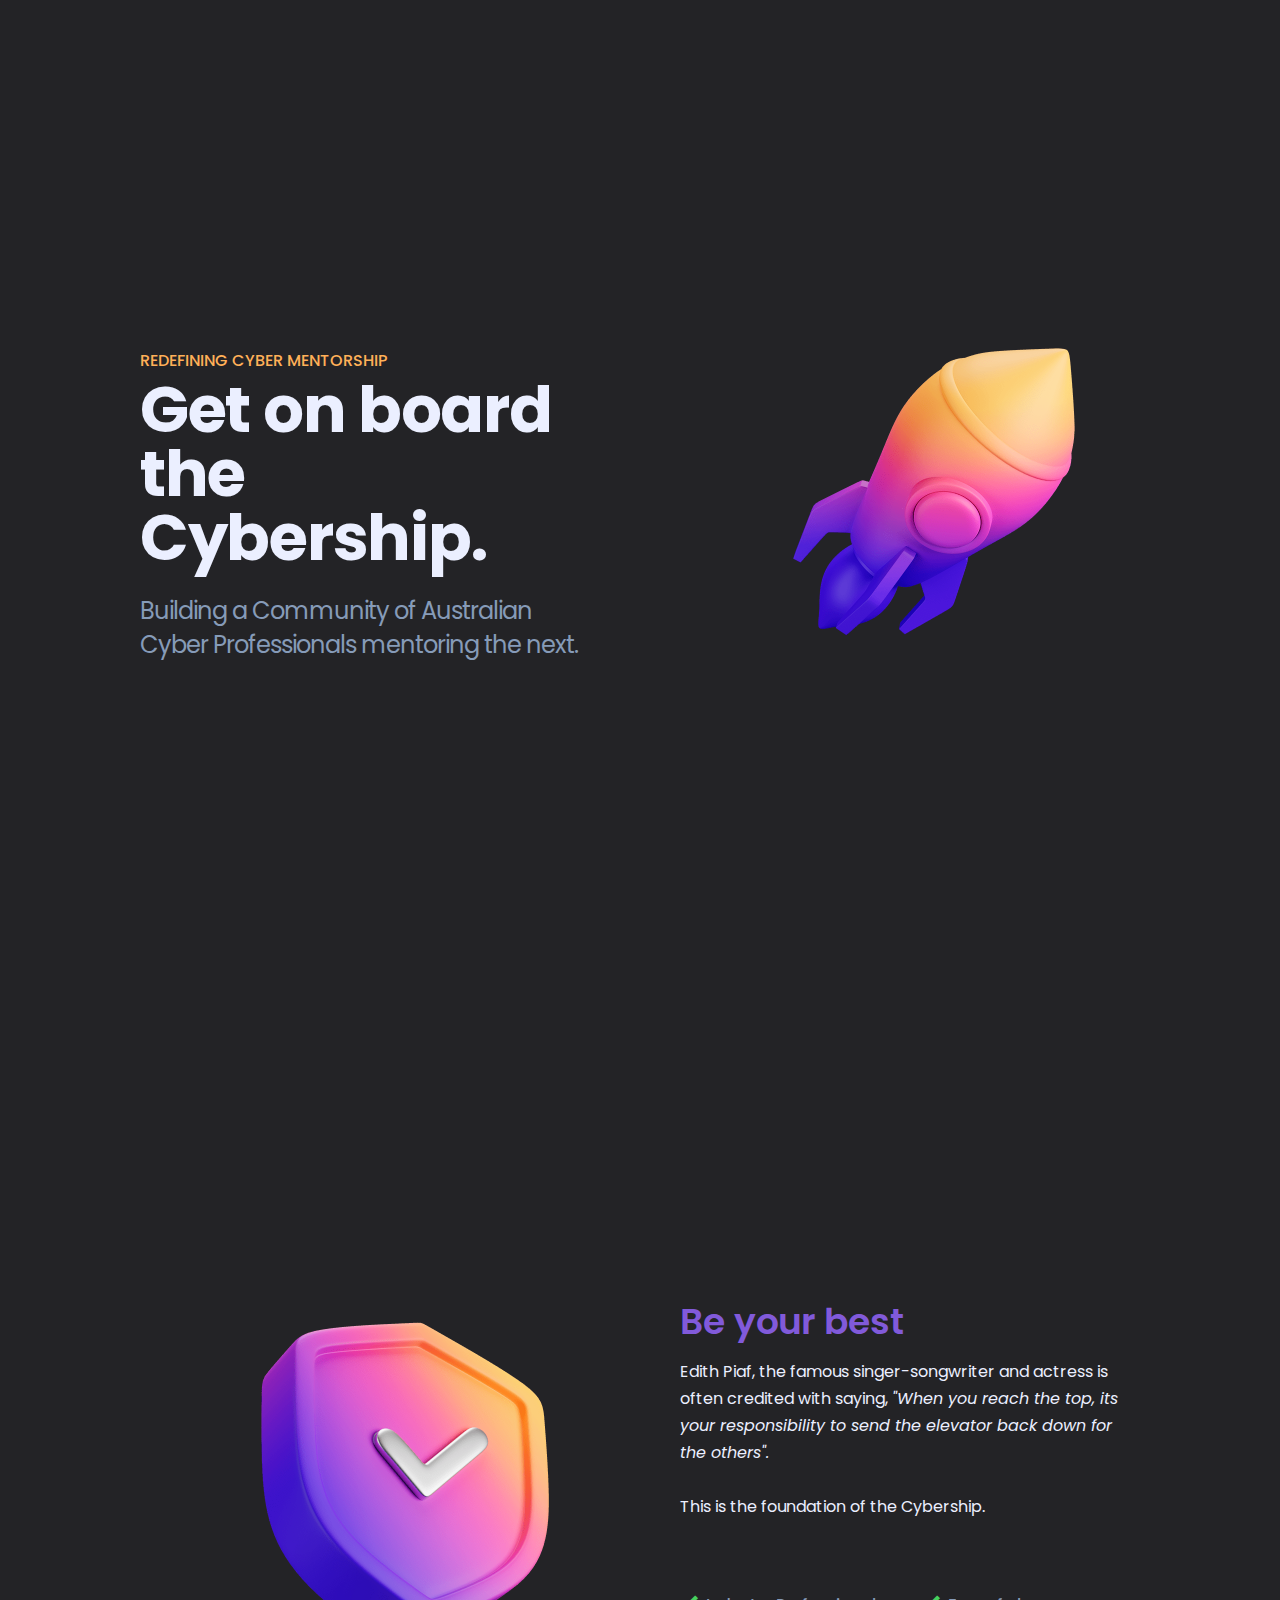
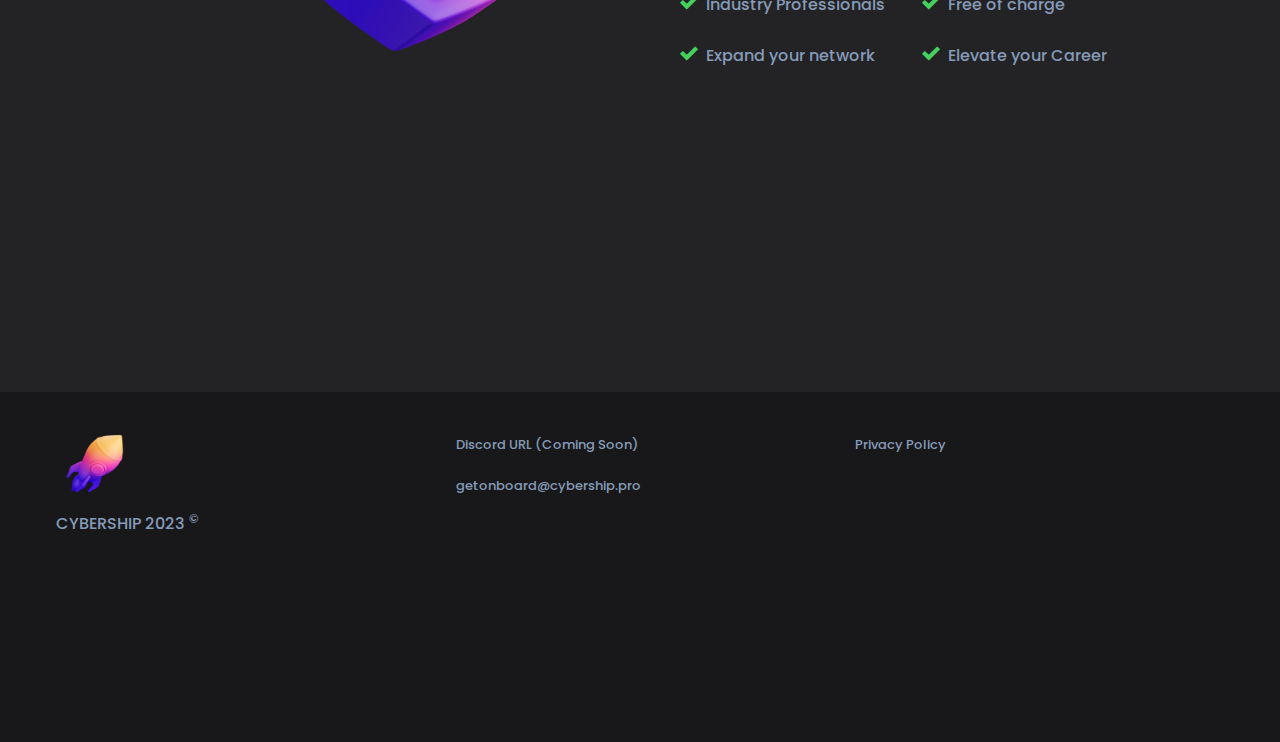
<file: index.html>
<!DOCTYPE html>
<html lang="en-AU">

<head>
  <meta charset="utf-8">
  <meta name="viewport" content="width=device-width,initial-scale=1">
  <!-- Google tag (gtag.js) -->
<script async src="https://www.googletagmanager.com/gtag/js?id=G-DXCBQ2KRLL"></script>
<script>
  window.dataLayer = window.dataLayer || [];
  function gtag(){dataLayer.push(arguments);}
  gtag('js', new Date());

  gtag('config', 'G-DXCBQ2KRLL');
</script>
  <title>Cybership</title>
  <link rel="stylesheet" href="css/bootstrap4.min.css">
  <link rel="stylesheet" href="css/wireframe-theme.min.css">
  <link rel="icon" href="./project-images/rocket-dynamic-gradient.png" type="image/png">
  <script>document.createElement( "picture" );</script>
  <script class="picturefill" async="async" src="js/picturefill.min.js"></script>
  <link rel="stylesheet" href="css/main.css">
  <link rel="stylesheet" href="https://fonts.googleapis.com/css?family=Poppins:400,500,600,b,i">
</head>

<body class="body-2">
  <section class="container-grid feature-section">
    <div class="container-grid grid-two-columns">
      <div class="container-grid container-content-feature">
        <div class="neutral-content-wrapper container-grid">
          <h3 class="heading-1">REDEFINING CYBER MENTORSHIP</h3>
          <h1 class="neutral-hero-heading"><span class="heading-text-3">Get on board the Cybership.</span></h1>
          <h2 class="neutral-hero-subheading">Building a Community of Australian Cyber Professionals mentoring the next.<br></h2>
        </div>
      </div>
      <figure class="container-grid container-picture">
        <div class="responsive-picture picture">
          <picture>
            <img alt="Light Speed Transfers" width="800" height="800" src="./project-images/rocket-dynamic-gradient.png" loading="lazy">
          </picture>
        </div>
      </figure>
    </div>
  </section>
  <section class="container-grid feature-section">
    <div class="container-grid grid-two-columns">
      <figure class="container-grid container-picture">
        <div class="responsive-picture picture">
          <picture>
            <img alt="ultimate protection" width="800" height="800" src="./project-images/sheild-dynamic-gradient.png" loading="lazy">
          </picture>
        </div>
      </figure>
      <div class="container-grid container-content-feature">
        <h2 class="feature-heading"><span class="heading-text-5">Be your best</span></h2>
        <p class="paragraph paragraph-text">Edith Piaf, the famous singer-songwriter and actress is often credited with saying, <span class="paragraph-text-1">"When you reach the top, its your responsibility to send the elevator back down for the others".<br><br><span class="paragraph-text-2">This is the foundation of the Cybership.<br><br></span></span></p>
        <div class="container-grid features-check-grid">
          <div class="container-grid features-check-content"><span class="glyph check-feature"><i class="coffeecup-icons-checkmark"></i></span>
            <span class="text-element feature-check-text">Industry Professionals</span>
          </div>
          <div class="container-grid features-check-content"><span class="glyph check-feature"><i class="coffeecup-icons-checkmark"></i></span>
            <span class="text-element feature-check-text">Free of charge</span>
          </div>
          <div class="container-grid features-check-content"><span class="glyph check-feature"><i class="coffeecup-icons-checkmark"></i></span>
            <span class="text-element feature-check-text">Expand your network</span>
          </div>
          <div class="container-grid features-check-content"><span class="glyph check-feature"><i class="coffeecup-icons-checkmark"></i></span>
            <span class="text-element feature-check-text">Elevate your Career</span>
          </div>
        </div>
      </div>
    </div>
  </section>
  <footer class="container-footer-section container-grid">
    <div class="footer-3-columns container-grid">
      <div class="container-content-footer container-grid"><a href="#" class="responsive-picture picture-link-2">
          <picture>
            <img alt="Placeholder Picture" width="800" height="800" src="./project-images/rocket-dynamic-gradient.png" loading="lazy">
          </picture>
        </a><a class="link-text neutral-footer-link" href="#">CYBERSHIP 2023&nbsp;<span class="text-link-text-1"><sup>©</sup></span></a></div>
      <div class="container-content-footer container-grid"><a class="link-text neutral-footer-link" href="#"><span class="text-link-text-2">Discord URL (Coming Soon)</span></a><a class="link-text neutral-footer-link" href="mailto:getonboard@cybership.pro" title=""><span class="text-link-text-3 text-link-text-4"><span class="text-link-text-3">getonboard@cybership.pro</span></span></a></div>
      <div class="container-content-footer container-grid"><a class="link-text neutral-footer-link" href="privacy_policy.html"><span class="text-link-text-5">Privacy Policy</span></a></div>
    </div>
  </footer>
  <script src="js/jquery.min.js"></script>
  <script src="js/outofview.js"></script>
  <script src="js/popper.min.js"></script>
  <script src="js/bootstrap.min.js"></script>
</body>

</html>
</file>
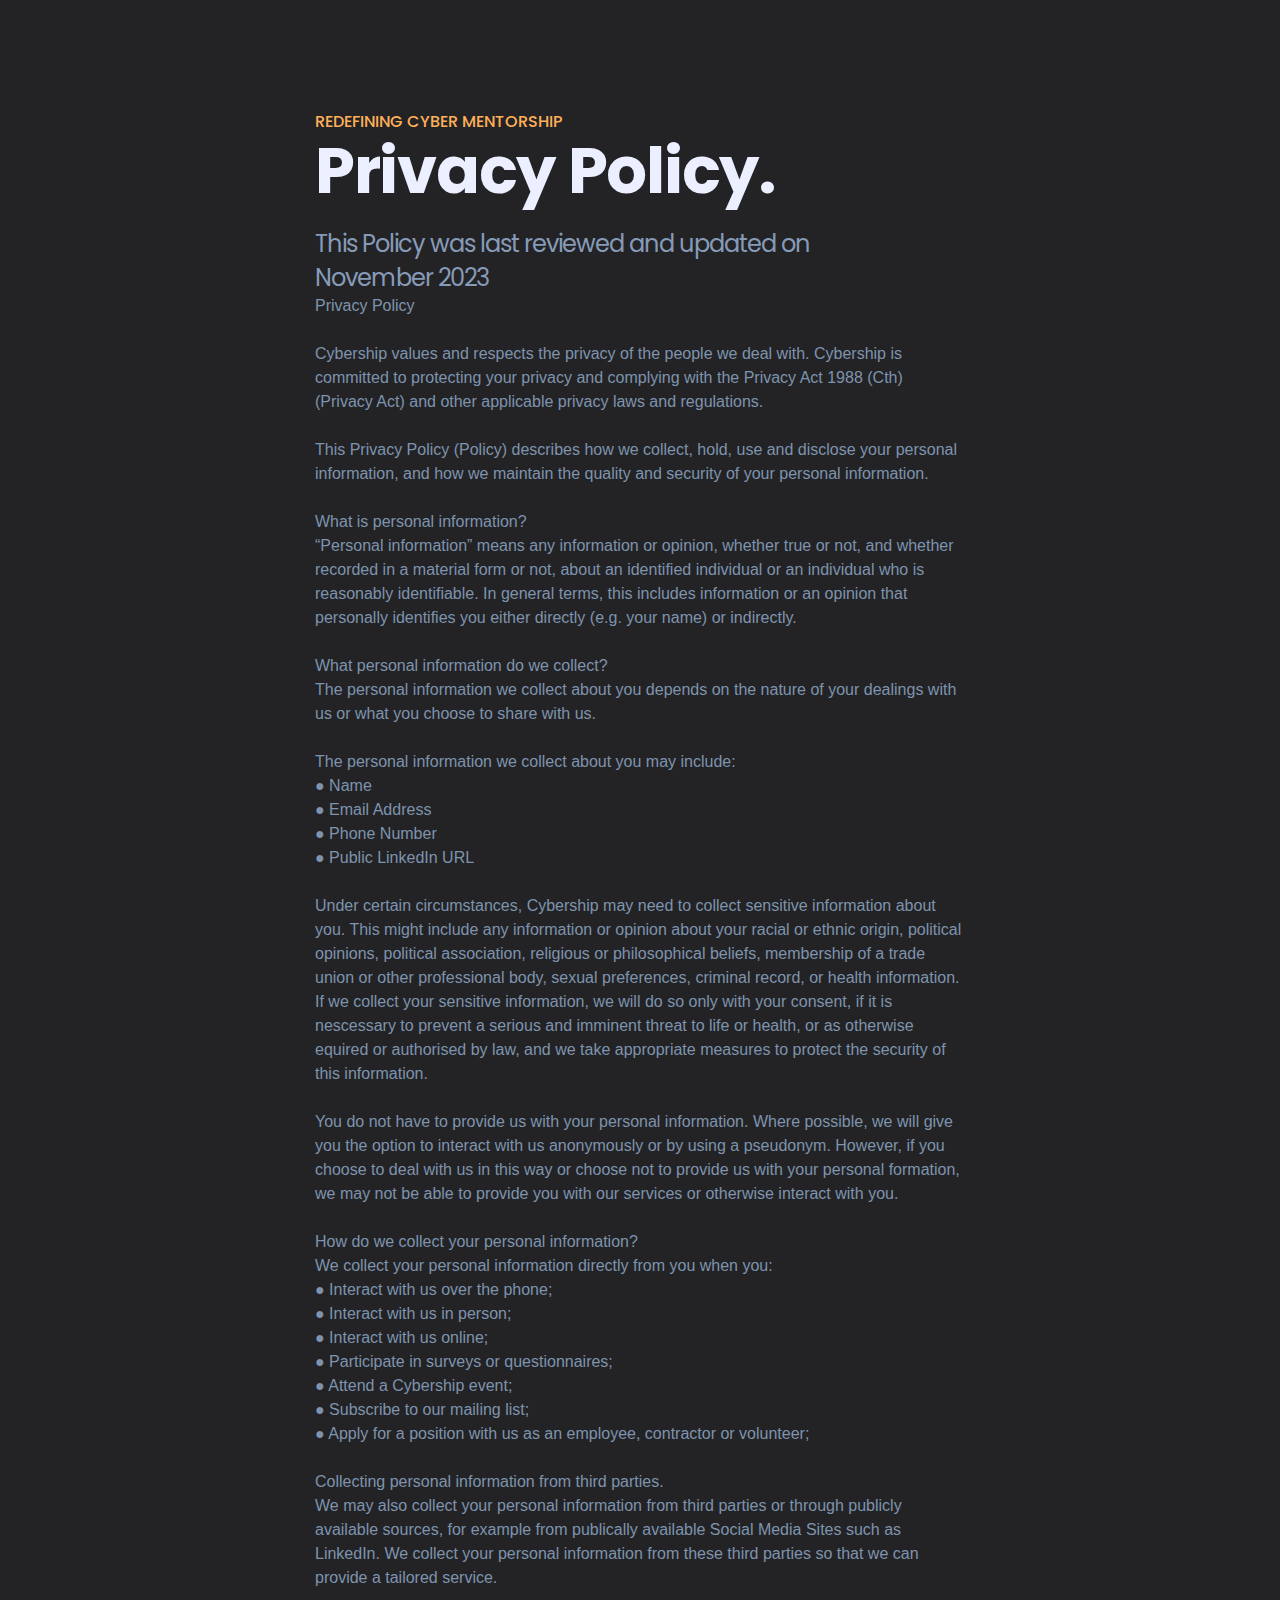
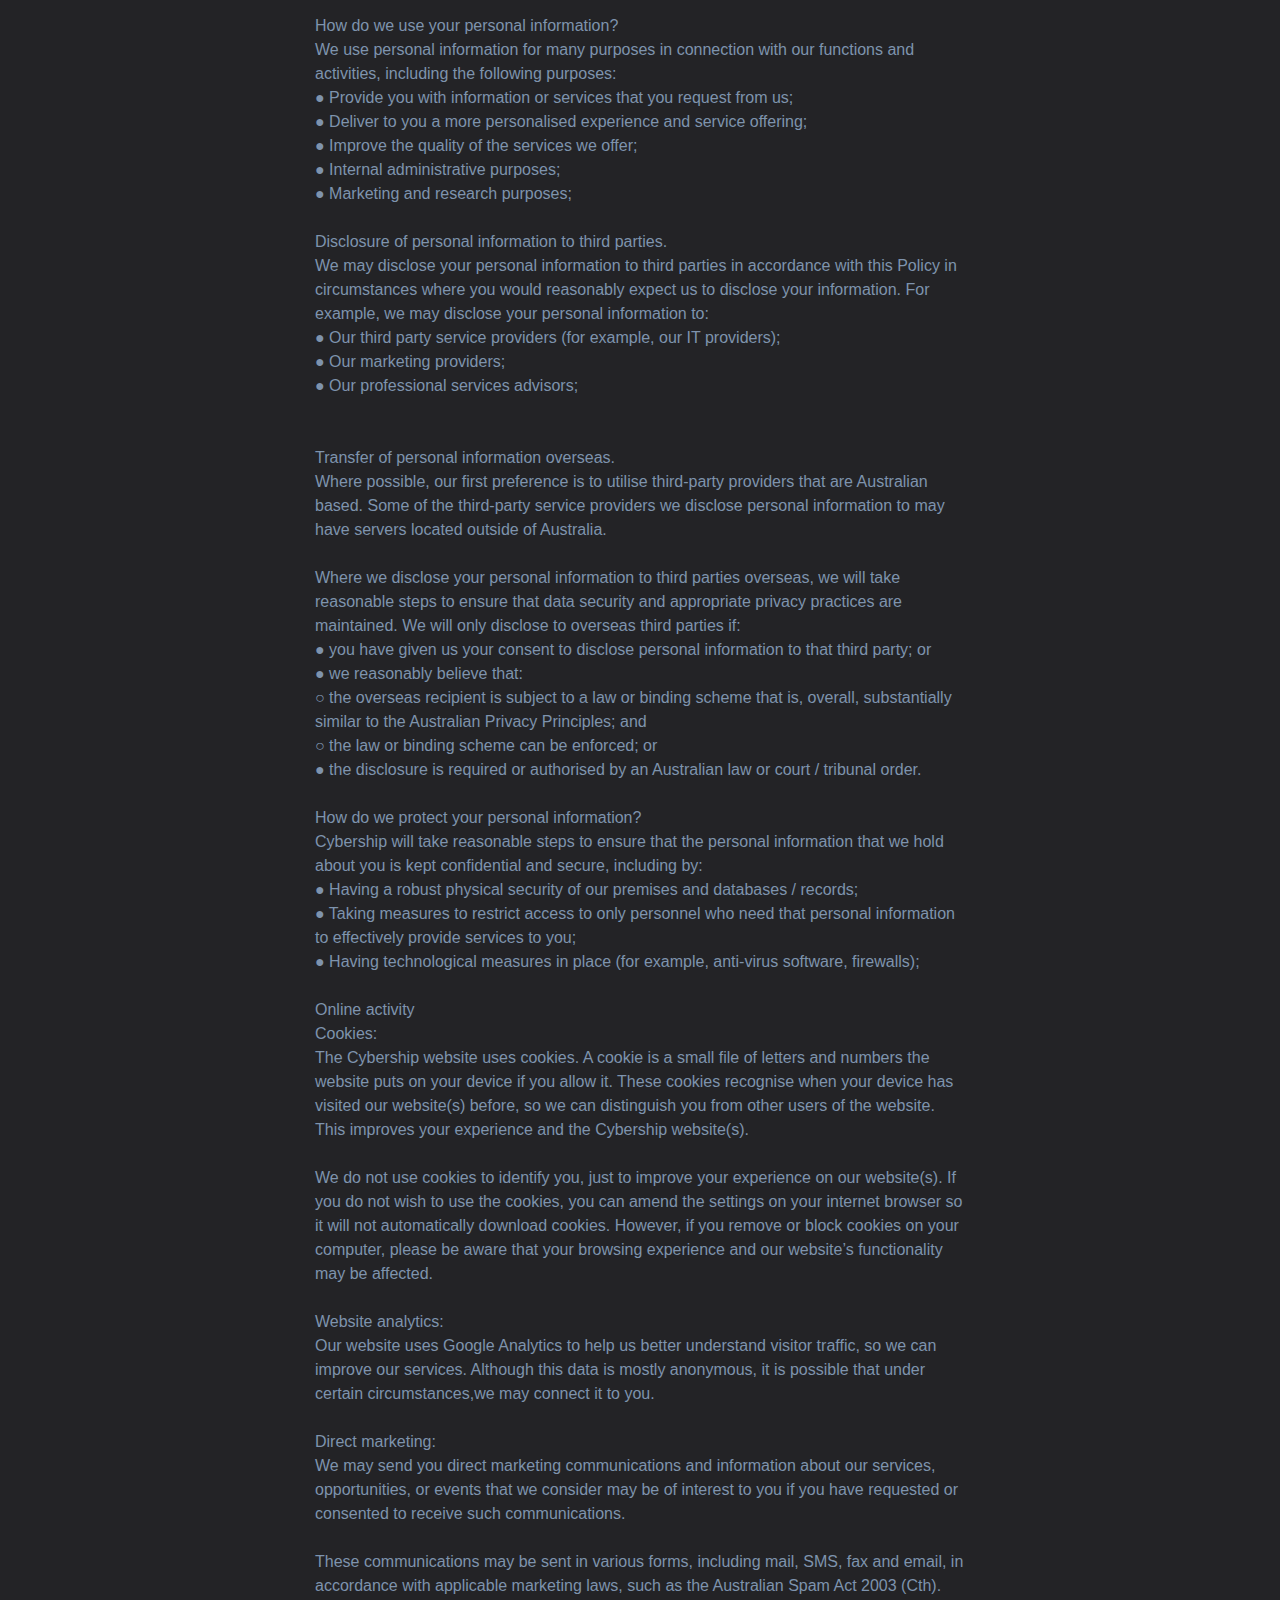
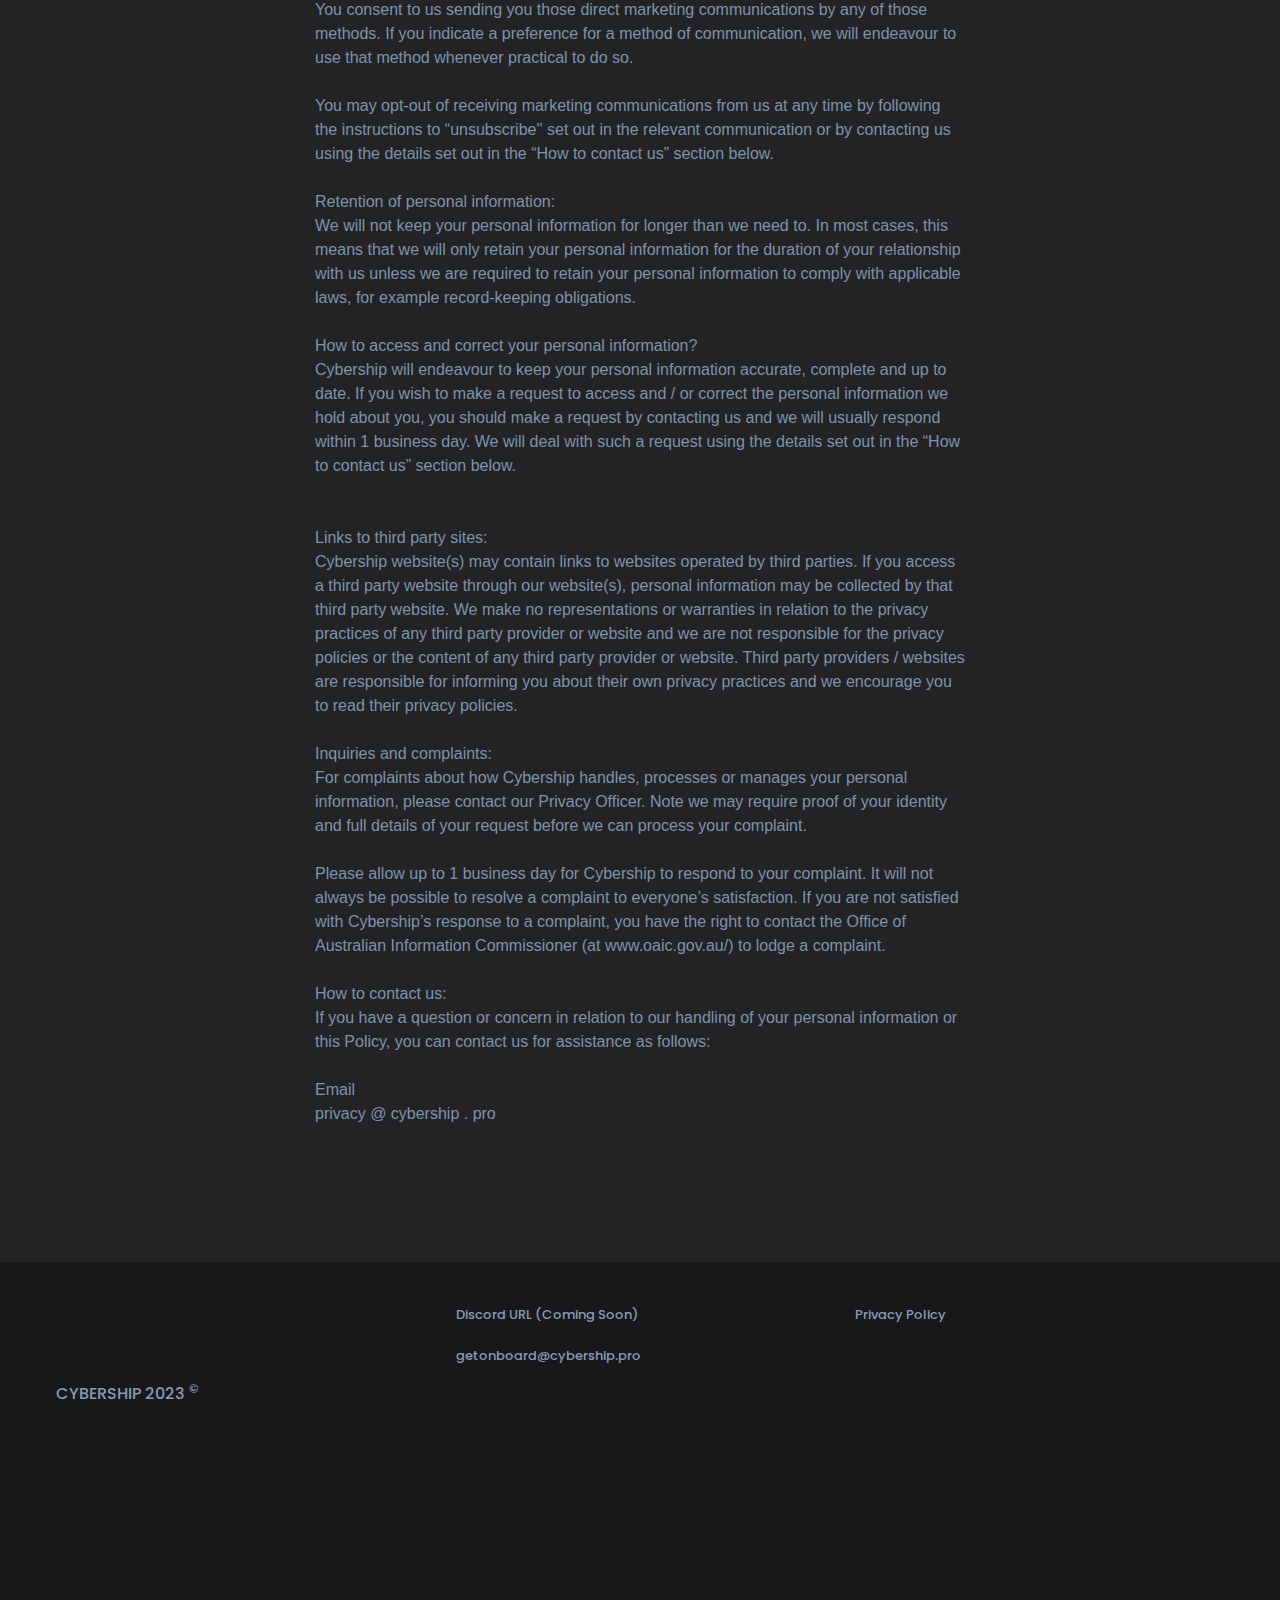
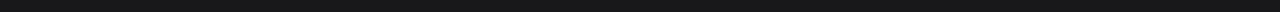
<file: privacy_policy.html>
<!DOCTYPE html>
<html lang="en-AU">

<head>
  <meta charset="utf-8">
  <meta name="viewport" content="width=device-width,initial-scale=1">
  <!-- Google tag (gtag.js) -->
<script async src="https://www.googletagmanager.com/gtag/js?id=G-DXCBQ2KRLL"></script>
<script>
  window.dataLayer = window.dataLayer || [];
  function gtag(){dataLayer.push(arguments);}
  gtag('js', new Date());

  gtag('config', 'G-DXCBQ2KRLL');
</script>
  <title>Cybership</title>
  <link rel="stylesheet" href="css/bootstrap4.min.css">
  <link rel="stylesheet" href="css/wireframe-theme.min.css">
  <link rel="icon" href="./project-images/rocket-dynamic-gradient.png" type="image/png">
  <script>document.createElement( "picture" );</script>
  <script class="picturefill" async="async" src="js/picturefill.min.js"></script>
  <link rel="stylesheet" href="css/main.css">
  <link rel="stylesheet" href="https://fonts.googleapis.com/css?family=Poppins:400,500,600,b,i">
</head>

<body class="body-2">
  <section class="container-grid feature-section">
    <div class="container-grid">
      <div class="container-grid container-content-feature" id="container-1">
        <div class="neutral-content-wrapper container-grid">
          <h3 class="heading-1">REDEFINING CYBER MENTORSHIP</h3>
          <h1 class="neutral-hero-heading"><span class="heading-text-3">Privacy Policy.</span></h1>
          <h2 class="neutral-hero-subheading" id="heading-1">This Policy was last reviewed and updated on<br>November 2023<br></h2>
          <p class="paragraph paragraph-1">Privacy Policy<br><br>Cybership values and respects the privacy of the people we deal with. Cybership is committed to protecting your privacy and complying with the Privacy Act 1988 (Cth) (Privacy Act) and other applicable privacy laws and regulations.<br><br>This Privacy Policy (Policy) describes how we collect, hold, use and disclose your personal information, and how we maintain the quality and security of your personal information.<br><br>What is personal information?<br>“Personal information” means any information or opinion, whether true or not, and whether recorded in a material form or not, about an identified individual or an individual who is reasonably identifiable. In general terms, this includes information or an opinion that personally identifies you either directly (e.g. your name) or indirectly.<br><br>What personal information do we collect?<br>The personal information we collect about you depends on the nature of your dealings with us or what you choose to share with us.<br><br>The personal information we collect about you may include:<br>● Name<br>● Email Address<br>● Phone Number<br>● Public LinkedIn URL<br><br>Under certain circumstances, Cybership may need to collect sensitive information about you. This might include any information or opinion about your racial or ethnic origin, political opinions, political association, religious or philosophical beliefs, membership of a trade union or other professional body, sexual preferences, criminal record, or health information.<br>If we collect your sensitive information, we will do so only with your consent, if it is nescessary to prevent a serious and imminent threat to life or health, or as otherwise&nbsp; equired or authorised by law, and we take appropriate measures to protect the security of this information.<br><br>You do not have to provide us with your personal information. Where possible, we will give you the option to interact with us anonymously or by using a pseudonym. However, if you choose to deal with us in this way or choose not to provide us with your personal formation, we may not be able to provide you with our services or otherwise interact with you.<br><br>How do we collect your personal information?<br>We collect your personal information directly from you when you:<br>● Interact with us over the phone;<br>● Interact with us in person;<br>● Interact with us online;<br>● Participate in surveys or questionnaires;<br>● Attend a Cybership event;<br>● Subscribe to our mailing list;<br>● Apply for a position with us as an employee, contractor or volunteer;<br><br>Collecting personal information from third parties.<br>We may also collect your personal information from third parties or through publicly available sources, for example from publically available Social Media Sites such as LinkedIn. We collect your personal information from these third parties so that we can provide a tailored service.<br><br>How do we use your personal information?<br>We use personal information for many purposes in connection with our functions and activities, including the following purposes:<br>● Provide you with information or services that you request from us;<br>● Deliver to you a more personalised experience and service offering;<br>● Improve the quality of the services we offer;<br>● Internal administrative purposes;<br>● Marketing and research purposes;<br><br>Disclosure of personal information to third parties.<br>We may disclose your personal information to third parties in accordance with this Policy in circumstances where you would reasonably expect us to disclose your information. For example, we may disclose your personal information to:<br>● Our third party service providers (for example, our IT providers);<br>● Our marketing providers;<br>● Our professional services advisors;<br><br><br>Transfer of personal information overseas.<br>Where possible, our first preference is to utilise third-party providers that are Australian based. Some of the third-party service providers we disclose personal information to may have servers located outside of Australia.<br><br>Where we disclose your personal information to third parties overseas, we will take reasonable steps to ensure that data security and appropriate privacy practices are maintained. We will only disclose to overseas third parties if:<br>● you have given us your consent to disclose personal information to that third party; or<br>● we reasonably believe that:<br> ○ the overseas recipient is subject to a law or binding scheme that is, overall, substantially similar to the Australian Privacy Principles; and<br>○ the law or binding scheme can be enforced; or<br>● the disclosure is required or authorised by an Australian law or court / tribunal order.<br><br>How do we protect your personal information?<br>Cybership will take reasonable steps to ensure that the personal information that we hold about you is kept confidential and secure, including by:<br>● Having a robust physical security of our premises and databases / records;<br>● Taking measures to restrict access to only personnel who need that personal information to effectively provide services to you;<br>● Having technological measures in place (for example, anti-virus software, firewalls);<br><br>Online activity<br>Cookies:<br>The Cybership website uses cookies. A cookie is a small file of letters and numbers the website puts on your device if you allow it. These cookies recognise when your device has visited our website(s) before, so we can distinguish you from other users of the website. This improves your experience and the Cybership website(s).<br><br>We do not use cookies to identify you, just to improve your experience on our website(s). If you do not wish to use the cookies, you can amend the settings on your internet browser so it will not automatically download cookies. However, if you remove or block cookies on your computer, please be aware that your browsing experience and our website’s functionality may be affected.<br><br>Website analytics:<br>Our website uses Google Analytics to help us better understand visitor traffic, so we can<br>improve our services. Although this data is mostly anonymous, it is possible that under certain circumstances,we may connect it to you.<br><br>Direct marketing:<br>We may send you direct marketing communications and information about our services, opportunities, or events that we consider may be of interest to you if you have requested or consented to receive such communications.<br><br>These communications may be sent in various forms, including mail, SMS, fax and email, in accordance with applicable marketing laws, such as the Australian Spam Act 2003 (Cth). You consent to us sending you those direct marketing communications by any of those methods. If you indicate a preference for a method of communication, we will endeavour to use that method whenever practical to do so.<br><br>You may opt-out of receiving marketing communications from us at any time by following the instructions to “unsubscribe'' set out in the relevant communication or by contacting us using the details set out in the “How to contact us” section below.<br><br>Retention of personal information:<br>We will not keep your personal information for longer than we need to. In most cases, this means that we will only retain your personal information for the duration of your relationship with us unless we are required to retain your personal information to comply with applicable laws, for example record-keeping obligations.<br><br>How to access and correct your personal information?<br>Cybership will endeavour to keep your personal information accurate, complete and up to date. If you wish to make a request to access and / or correct the personal information we hold about you, you should make a request by contacting us and we will usually respond within 1 business day. We will deal with such a request using the details set out in the “How to contact us” section below.<br><br><br>Links to third party sites:<br>Cybership website(s) may contain links to websites operated by third parties. If you access a third party website through our website(s), personal information may be collected by that third party website. We make no representations or warranties in relation to the privacy practices of any third party provider or website and we are not responsible for the privacy policies or the content of any third party provider or website. Third party providers / websites are responsible for informing you about their own privacy practices and we encourage you to read their privacy policies.<br><br>Inquiries and complaints:<br>For complaints about how Cybership handles, processes or manages your personal information, please contact our Privacy Officer. Note we may require proof of your identity and full details of your request before we can process your complaint.<br><br>Please allow up to 1 business day for Cybership to respond to your complaint. It will not always be possible to resolve a complaint to everyone’s satisfaction. If you are not satisfied with Cybership’s response to a complaint, you have the right to contact the Office of Australian Information Commissioner (at www.oaic.gov.au/) to lodge a complaint.<br><br>How to contact us:<br>If you have a question or concern in relation to our handling of your personal information or this Policy, you can contact us for assistance as follows:<br><br>Email<br>privacy @ cybership . pro<br><br></p>
        </div>
      </div>
    </div>
  </section>
  <footer class="container-footer-section container-grid">
    <div class="footer-3-columns container-grid">
      <div class="container-content-footer container-grid"><a href="#" class="responsive-picture picture-link-2">
          <picture>
            <img alt="Placeholder Picture" width="800" height="800" src="./project-images/rocket-dynamic-gradient.png" loading="lazy">
          </picture>
        </a><a class="link-text neutral-footer-link" href="#">CYBERSHIP 2023&nbsp;<span class="text-link-text-1"><sup>©</sup></span></a></div>
      <div class="container-content-footer container-grid"><a class="link-text neutral-footer-link" href="#"><span class="text-link-text-2">Discord URL (Coming Soon)</span></a><a class="link-text neutral-footer-link" href="mailto:getonboard@cybership.pro" title=""><span class="text-link-text-3 text-link-text-4"><span class="text-link-text-3">getonboard@cybership.pro</span></span></a></div>
      <div class="container-content-footer container-grid"><a class="link-text neutral-footer-link" href="privacy_policy.html"><span class="text-link-text-5">Privacy Policy</span></a></div>
    </div>
  </footer>
  <script src="js/jquery.min.js"></script>
  <script src="js/outofview.js"></script>
  <script src="js/popper.min.js"></script>
  <script src="js/bootstrap.min.js"></script>
</body>

</html>
</file>
<file: css/main.css>
/* Text Elements */

h1.neutral-hero-heading {
  margin-top: 0;
  margin-bottom: 24px;
  color: #ebefff;
  letter-spacing: -.1vw;
  font-weight: 700;
  font-size: 36px;
  font-family: 'Poppins', sans-serif;
  line-height: 1;
}

h1 span.heading-text-3 {
  color: #ebefff;
}

h2.neutral-hero-subheading {
  margin-top: 0;
  margin-bottom: 0;
  color: #869bb8;
  letter-spacing: -1px;
  font-weight: 400;
  font-size: 20px;
  font-family: 'Poppins', sans-serif;
  line-height: 1.4;
}

h2 span.heading-text-5 {
  color: #815ada;
}

h2.feature-heading {
  margin-bottom: 16px;
  color: #ebefff;
  font-weight: 600;
  font-size: 36px;
  font-family: 'Poppins', sans-serif;
  line-height: 1.1;
}

h3.heading-1 {
  color: #ffb058;
  font-size: 16px;
  font-family: 'Poppins', sans-serif;
}

p.paragraph.paragraph-text {
  margin-top: 0;
  max-width: none;
  color: #ebefff;
  text-align: left;
  font-weight: 400;
  font-size: 16px;
  font-family: 'Poppins', sans-serif;
  line-height: 27px;
}

span.text-element.feature-check-text {
  margin-top: 0;
  color: #869bb8;
  font-weight: 500;
  font-size: 16px;
  font-family: 'Poppins', sans-serif;
  line-height: 27px;
}

a.link-text.neutral-footer-link {
  position: static;
  display: inline-block;
  margin-top: 0;
  margin-bottom: 0;
  padding-top: 0;
  padding-bottom: 0;
  color: #869bb8;
  vertical-align: baseline;
  text-decoration: none;
  font-weight: 500;
  font-size: 16px;
  font-family: 'Poppins', sans-serif;
  line-height: 40px;

  justify-self: auto;
}

a.link-text.neutral-footer-link:hover {
  color: #ffb058;
}

/* Layout Elements */

body.body-2 {
  background-color: #232326;
}

.container-grid.neutral-content-wrapper {
  display: -webkit-box;
  display: -webkit-flex;
  display:    -moz-box;
  display: -ms-flexbox;
  display:         flex;
  -webkit-flex-direction: column;
      -ms-flex-direction: column;
          flex-direction: column;
  -ms-flex-pack: center;
  -ms-flex-align: start;
  margin-top: 16px;
  margin-left: 0;
  padding-top: 32px;
  padding-bottom: 48px;
  max-width: 650px;

  -webkit-box-orient: vertical;
  -webkit-box-direction: normal;
     -moz-box-orient: vertical;
     -moz-box-direction: normal;
  -webkit-box-align: start;
  -webkit-align-items: flex-start;
     -moz-box-align: start;
          align-items: flex-start;
  -webkit-box-pack: center;
  -webkit-justify-content: center;
     -moz-box-pack: center;
          justify-content: center;
}

.container-grid.grid-two-columns {
  display: grid;
  -ms-flex-pack: center;
  -ms-flex-align: center;
  margin-right: auto;
  margin-left: auto;
  padding-right: 0;
  padding-left: 0;
  max-width: 1200px;
  width: 100%;

  grid-template-columns: 1fr;
  grid-template-rows: repeat(2 , auto);
  -webkit-box-align: center;
  -webkit-align-items: center;
     -moz-box-align: center;
          align-items: center;
  -webkit-align-content: center;
  -ms-flex-line-pack: center;
          align-content: center;
  -webkit-box-pack: center;
  -webkit-justify-content: center;
     -moz-box-pack: center;
          justify-content: center;
  justify-items: center;
  grid-row-gap: 48px;
  grid-column-gap: 24px;
}

div.responsive-picture.picture {
  margin-bottom: 0;
  max-width: 400px;
  -webkit-transition-timing-function: ease-in-out;
     -moz-transition-timing-function: ease-in-out;
       -o-transition-timing-function: ease-in-out;
          transition-timing-function: ease-in-out;
  -webkit-transition-duration: .25s;
     -moz-transition-duration: .25s;
       -o-transition-duration: .25s;
          transition-duration: .25s;
}

.container-grid.feature-section {
  position: relative;
  display: -webkit-box;
  display: -webkit-flex;
  display:    -moz-box;
  display: -ms-flexbox;
  display:         flex;
  -ms-flex-pack: center;
  -ms-flex-align: center;
  padding: 48px 16px;
  min-height: 50vh;

  -webkit-box-align: center;
  -webkit-align-items: center;
     -moz-box-align: center;
          align-items: center;
  -webkit-box-pack: center;
  -webkit-justify-content: center;
     -moz-box-pack: center;
          justify-content: center;
}

.container-grid.container-picture {
  overflow: hidden;
  border-radius: 8px;
}

.container-grid.container-content-feature {
  display: -webkit-box;
  display: -webkit-flex;
  display:    -moz-box;
  display: -ms-flexbox;
  display:         flex;
  -webkit-flex-direction: column;
      -ms-flex-direction: column;
          flex-direction: column;
  -ms-flex-pack: center;
  -ms-flex-align: start;
  margin-top: 16px;
  margin-left: 0;
  max-width: 500px;

  -webkit-box-orient: vertical;
  -webkit-box-direction: normal;
     -moz-box-orient: vertical;
     -moz-box-direction: normal;
  -webkit-box-align: start;
  -webkit-align-items: flex-start;
     -moz-box-align: start;
          align-items: flex-start;
  -webkit-box-pack: center;
  -webkit-justify-content: center;
     -moz-box-pack: center;
          justify-content: center;
}

.container-grid.container-footer-section {
  display: -webkit-box;
  display: -webkit-flex;
  display:    -moz-box;
  display: -ms-flexbox;
  display:         flex;
  -ms-flex-pack: end;
  -ms-flex-align: start;
  padding-right: 16px;
  padding-left: 16px;
  min-height: 250px;
  background-color: #18181a;
  background-image: none;
  background-attachment: scroll;
  background-position: left top;
  background-clip: border-box;
  background-origin: padding-box;
  background-size: 0 0;
  background-repeat: no-repeat;

  -webkit-box-align: start;
  -webkit-align-items: flex-start;
     -moz-box-align: start;
          align-items: flex-start;
  -webkit-box-pack: end;
  -webkit-justify-content: flex-end;
     -moz-box-pack: end;
          justify-content: flex-end;
  background-blend-mode: normal;
}

.container-grid.footer-3-columns {
  display: grid;
  margin-right: auto;
  margin-left: auto;
  max-width: 1200px;
  width: 100%;

  grid-template-columns: 100%;
  grid-template-rows: repeat(3 , auto);
}

.container-grid.container-content-footer {
  display: -webkit-box;
  display: -webkit-flex;
  display:    -moz-box;
  display: -ms-flexbox;
  display:         flex;
  visibility: visible;
  -webkit-flex-direction: column;
      -ms-flex-direction: column;
          flex-direction: column;
  -ms-flex-order: 0;
  padding: 32px 16px;
  width: auto;

  -webkit-box-orient: vertical;
  -webkit-box-direction: normal;
     -moz-box-orient: vertical;
     -moz-box-direction: normal;
  -webkit-align-self: stretch;
  -ms-flex-item-align: stretch;
          align-self: stretch;
  -webkit-box-ordinal-group: 1;
  -webkit-order: 0;
     -moz-box-ordinal-group: 1;
          order: 0;
}

.container-grid.features-check-grid {
  display: grid;
  margin-top: 24px;

  grid-template-columns: 1fr;
  grid-template-rows: repeat(4 , auto);
  grid-row-gap: 16px;
}

.container-grid.features-check-content {
  display: -webkit-box;
  display: -webkit-flex;
  display:    -moz-box;
  display: -ms-flexbox;
  display:         flex;
  padding-top: 4px;
  padding-bottom: 4px;
}

span.glyph.check-feature {
  margin-right: 8px;
  color: #46d15e;
  font-size: 18px;
}

a.responsive-picture.picture-link-2 {
  max-width: 80px;
  width: 50%;
}

@media screen and (min-width: 22.9375rem) {
  /* Text Elements */

  h1.neutral-hero-heading {
    font-size: 48px;
    line-height: 1;
  }
}

@media screen and (min-width: 36rem) {
  /* Text Elements */

  h1.neutral-hero-heading {
    font-size: 48px;
  }

  .container-grid.features-check-grid {
    grid-template-columns: repeat(2 , 1fr);
    grid-template-rows: repeat(2 , auto);
    grid-column-gap: 24px;
  }
}

@media screen and (min-width: 48rem) {
  /* Text Elements */

  h1.neutral-hero-heading {
    font-size: 64px;
  }

  .container-grid.grid-two-columns {
    margin-right: 0;
    margin-left: 0;

    grid-template-columns: repeat(2 , 1fr);
    grid-template-rows: auto;
    grid-row-gap: 0;
  }

  .container-grid.footer-3-columns {
    grid-template-columns: repeat(3 , 33.3%);
    grid-template-rows: auto;
  }

  div.responsive-picture.picture:hover {
    -webkit-transform: scaleX(1.04) scaleY(1.04);
       -moz-transform: scaleX(1.04) scaleY(1.04);
         -o-transform: scaleX(1.04) scaleY(1.04);
            transform: scaleX(1.04) scaleY(1.04);
  }
}

@media screen and (min-width: 62rem) {
  /* Text Elements */

  h2.neutral-hero-subheading {
    font-size: 24px;
  }
}

@media screen and (min-width: 75rem) {
  /* Text Elements */

  h2.neutral-hero-subheading {
    min-width: 100px;

    grid-area: auto / auto / auto / auto;
    justify-self: auto;
  }

  h2#heading-1 {
    float: none;
    min-width: 0;
    max-width: 700px;
  }

  p.paragraph span.paragraph-text-1 {
    font-style: italic;
  }

  p.paragraph span.paragraph-text-2 {
    font-style: normal;
  }

  p.paragraph.paragraph-1 {
    color: #7e93ad;

    -webkit-text-stroke-color: #fff;
  }

  a.link-text span.text-link-text-1 {
    text-decoration: none;
    text-transform: lowercase;
    font-variant: normal;
  }

  a.link-text span.text-link-text-2 {
    font-size: .8125rem;
  }

  a.link-text span.text-link-text-3 {
    font-size: .8125rem;
  }

  a.link-text span.text-link-text-5 {
    font-size: .8125rem;
  }

  .container-grid.container-footer-section {
    min-height: 350px;
  }

  .container-grid.features-check-grid {
    width: 100%;
  }

  .container-grid.feature-section {
    -moz-box-sizing: content-box;
         box-sizing: content-box;
    min-height: 100vh;
  }

  .container-grid.grid-two-columns {
    display: grid;
    -webkit-flex-direction: row;
        -ms-flex-direction: row;
            flex-direction: row;
    -ms-flex-pack: start;
    -ms-flex-align: end;
    min-width: 100px;
    max-width: 1000px;
    width: 10000px;

    grid-template-columns: repeat(auto-fit, auto) repeat(auto-fit, auto);
    -webkit-align-content: center;
    -ms-flex-line-pack: center;
            align-content: center;
    grid-template-rows: repeat(auto-fit, auto);
    -webkit-box-pack: start;
    -webkit-justify-content: flex-start;
       -moz-box-pack: start;
            justify-content: flex-start;
    grid-column-gap: 80px;
    -webkit-box-align: end;
    -webkit-align-items: flex-end;
       -moz-box-align: end;
            align-items: flex-end;
    justify-items: flex-end;
    grid-auto-flow: row;
    -webkit-box-orient: horizontal;
    -webkit-box-direction: normal;
       -moz-box-orient: horizontal;
       -moz-box-direction: normal;
    -webkit-flex-wrap: wrap;
        -ms-flex-wrap: wrap;
            flex-wrap: wrap;
  }

  div.responsive-picture.picture {
    width: 1150%;
    -webkit-transform: scaleX(1) scaleY(1) scaleZ(1);
       -moz-transform: scaleX(1) scaleY(1) scaleZ(1);
            transform: scaleX(1) scaleY(1) scaleZ(1);
  }

  .container-grid.container-content-feature {
    display: -webkit-box;
    display: -webkit-flex;
    display:    -moz-box;
    display: -ms-flexbox;
    display:         flex;
    -webkit-flex-direction: column;
        -ms-flex-direction: column;
            flex-direction: column;
    -ms-flex-pack: start;
    max-width: 1200px;

    -webkit-box-pack: start;
    -webkit-justify-content: flex-start;
       -moz-box-pack: start;
            justify-content: flex-start;
    -webkit-box-orient: vertical;
    -webkit-box-direction: normal;
       -moz-box-orient: vertical;
       -moz-box-direction: normal;
    justify-self: left;
    -webkit-align-self: flex-start;
    -ms-flex-item-align: start;
            align-self: flex-start;
  }

  .container-grid.neutral-content-wrapper {
    -ms-flex-pack: start;

    -webkit-flex-wrap: wrap;
        -ms-flex-wrap: wrap;
            flex-wrap: wrap;
    -webkit-align-content: flex-start;
    -ms-flex-line-pack: start;
            align-content: flex-start;
    -webkit-box-pack: start;
    -webkit-justify-content: flex-start;
       -moz-box-pack: start;
            justify-content: flex-start;
    grid-area: auto / auto / auto / auto;
  }

  .container-grid#container-1 {
    max-width: 1200px;
  }
}
</file>
<file: css/wireframe-theme.min.css>
blockquote,body,button,dd,div,dl,dt,form,h1,h2,h3,h4,h5,h6,input,li,ol,p,pre,select,td,textarea,th,ul{font-family:'Helvetica Neue',Helvetica,Arial,sans-serif}body{border:none;max-width:none;margin:0 auto;position:relative;min-height:100vh}.row{margin:0 auto;border:none}.container,.container-fluid,.form-container,.link-container,.subgrid,[class*=panel]{min-width:10px}.link-container,label.label-container{display:block}li.list-item-link{width:auto;max-width:none;min-width:0;min-height:0;background-color:transparent}.responsive-picture{width:100%;overflow:hidden;max-width:200px;display:block}.responsive-picture picture{max-width:none;display:block;line-height:0}.responsive-picture img{width:100%;height:100%}.placeholder-hero{background-color:lightgrey;text-align:left;padding:10px 0 10px 20px}h1.hero-header{color:#464646}p.hero-tagline{color:#646464;font-style:normal;padding:0}.social-media{display:block}.social-media *{font-family:coffeecup-font-icons!important;color:#444;background-color:transparent}.social-media li{display:inline;padding:2px}.social-element{display:inline-block;text-align:center}.social-element a.social-label{text-align:center;font-family:Georgia,Times,'Times New Roman',serif;display:block}.social-image{background-color:#525252;border-radius:3px;max-width:32px;display:inline-block}.social-image img{margin:0 auto;display:block;width:100%;height:100%}.flex-clearfix:after,.flex-clearfix:before{display:none}span.text-element{display:block;line-height:1.2;font-size:.875em}a.glyph,span.glyph{display:block;text-decoration:none}a.glyph i,span.glyph i{line-height:1}.image-for-button{height:auto;overflow:hidden;width:100%;max-width:24px;display:inline-block;vertical-align:inherit}.image-for-button picture{max-width:none;height:auto;display:block;line-height:0}.image-for-button img{width:100%;height:100%}button.button-glyph,button.button-image{font-family:'Helvetica Neue',Helvetica,Arial,sans-serif}a.glyph-for-button,span.glyph-for-button{font-size:22px;text-decoration:none}a.glyph-for-button i,span.glyph-for-button i{line-height:1}a[class*=link-button] .image-for-button{vertical-align:middle}button[data-coffeebuilder-button][data-disabled]{opacity:.65}.responsive-video{position:relative;padding-bottom:56.25%;height:0;overflow:hidden;max-width:100%}.responsive-video.square{padding-bottom:120%;max-width:initial}.responsive-video embed,.responsive-video iframe,.responsive-video object{position:absolute;top:0;left:0;width:100%;height:100%}video{width:50%;background-color:#000}audio{display:inline-block;-webkit-box-sizing:border-box;box-sizing:border-box;background-color:transparent;padding:0 20px 30px;height:95px;width:50%;margin:10px}.responsive-map{position:relative;overflow:hidden;max-width:100%;width:100%;height:350px;min-height:50px;background-color:#dcdcdc}.responsive-map embed,.responsive-map iframe,.responsive-map object{position:absolute;top:0;left:0;width:100%;height:100%}a{-webkit-transition-delay:0s;transition-delay:0s;-webkit-transition-timing-function:ease;transition-timing-function:ease;-webkit-transition-duration:0s;transition-duration:0s;-webkit-transition-property:all;transition-property:all}a.link-image-1-1,a.link-image-1-2,a.link-image-2-1,a.link-image-3-2,a.link-image-4-3{display:block;max-width:200px}a.link-image-1-1 img,a.link-image-1-2 img,a.link-image-2-1 img,a.link-image-3-2 img,a.link-image-4-3 img{width:100%;height:100%;max-width:200px}.rule{padding:5px 0;width:100%;margin:7px 0}.rule hr{margin:0;padding:0;border:none;border-top:1px solid #ddd;width:100%}code{font-family:Consolas,monaco,monospace}form.paypal-button,form.paypal-image{display:inline-block;padding:0;overflow:hidden}form.paypal-button{background-color:silver}form.paypal-button button{padding:.5em 1em;-webkit-appearance:none;-moz-appearance:none;appearance:none;border:0;border-radius:0;background:0 0;line-height:1;color:inherit;cursor:inherit;display:block;margin:0;width:100%;height:100%}form.paypal-image input[type=image]{width:100%;margin:0}textarea{resize:none}input[type=range]{display:block;width:100%;margin:0 0 1rem;height:2.4375rem}.label-container span.text-element{display:inline-block;font-size:1em}.bg-full-screen-container{position:fixed;top:0;right:0;bottom:0;left:0;z-index:-100;overflow:hidden}video.full-screen-video{position:absolute;top:0;right:0;bottom:0;left:0;z-index:-100;width:100%;height:100%;background-color:transparent;object-fit:cover}.bg-content-size-container{position:relative;display:block;overflow:hidden;margin:0;min-height:100px;width:100%}video.content-size-video{position:absolute;top:0;right:0;bottom:0;left:0;z-index:-1;width:100%;height:100%;background-color:transparent;object-fit:cover}label.checkbox>[type=checkbox],label.radio>[type=radio]{margin-right:.5rem}.container-grid.sd-four-cols,.container-grid.sd-three-cols,.container-grid.sd-two-cols{display:grid;padding-left:15px;padding-right:15px;grid-column-gap:30px}@media screen and (min-width:36rem){.container-grid.sd-two-cols{grid-template-columns:1fr 1fr}.container-grid.sd-three-cols{grid-template-columns:1fr 1fr 1fr}.container-grid.sd-four-cols{grid-template-columns:1fr 1fr;grid-template-rows:auto auto}}@media screen and (min-width:48rem){.container-grid.sd-four-cols{grid-template-columns:1fr 1fr 1fr 1fr}}
</file>
